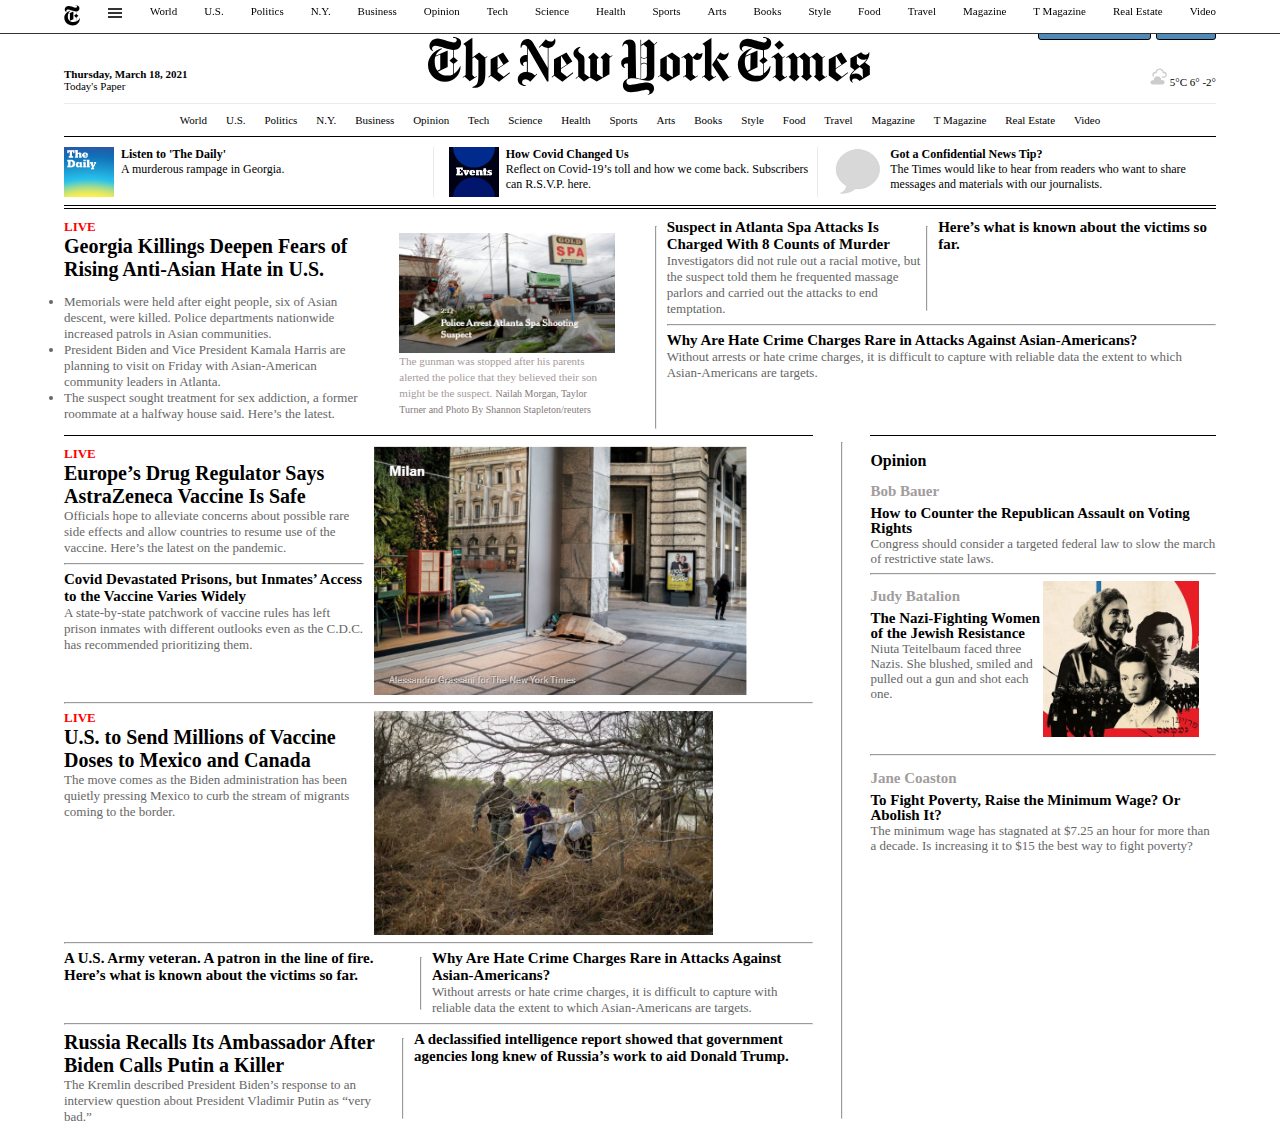
<file: Lab 3/Homework/index.html>
<!DOCTYPE html>
<html>
<head>
    <link rel="stylesheet" href="style.css">
    <title>The New York Times</title>
</head>

<body>
    <div id="navbar">
        <ul>
            <li>
                <svg viewBox="0 0 44 57" width="16"><defs></defs><g stroke="none" stroke-width="1" fill="none" fill-rule="evenodd"><g fill="#000"><path d="M43.6284633,34.8996508 C41.83393,39.6379642 38.53153,43.2989842 33.7932167,45.2371375 L33.7932167,34.8996508 L39.46463,29.8027175 L33.7932167,24.7777375 L33.7932167,17.6709842 C38.9621033,17.3120775 42.5514567,13.5074375 42.5514567,8.84136417 C42.5514567,2.73966417 36.7369967,0.5859375 33.4345967,0.5859375 C32.71707,0.5859375 31.9270167,0.5859375 30.7789167,0.872890833 L30.7789167,1.16013083 C31.20949,1.16013083 31.8550633,1.08846417 32.0709233,1.08846417 C34.36827,1.08846417 36.0911367,2.16518417 36.0911367,4.2469575 C36.0911367,5.82620417 34.7988433,7.40545083 32.5017833,7.40545083 C26.83037,7.40545083 20.15419,2.81133083 12.9038167,2.81133083 C6.44292333,2.81133083 1.99242333,7.6207375 1.99242333,12.5023842 C1.99242333,17.3120775 4.79201,18.8913242 7.73521667,19.9680442 L7.80717,19.6808042 C6.87378333,19.1066108 6.22763667,18.1018442 6.22763667,16.5223108 C6.22763667,14.3688708 8.23774333,12.5743375 10.7503767,12.5743375 C16.8520767,12.5743375 26.68675,17.6709842 32.7887367,17.6709842 L33.36293,17.6709842 L33.36293,24.8496908 L27.6918033,29.8027175 L33.36293,34.8996508 L33.36293,45.3804708 C30.9942033,46.2416175 28.5532367,46.6010975 26.0406033,46.6010975 C16.5648367,46.6010975 10.53509,40.8577308 10.53509,31.3102975 C10.53509,29.0135242 10.8220433,26.7878442 11.46819,24.6341175 L16.20593,22.5526308 L16.20593,43.6576042 L25.8253167,39.4226775 L25.8253167,17.8146042 L11.6834767,24.1315908 C13.1191033,19.9680442 16.06231,16.9531708 19.5799967,15.2303042 L19.50833,15.0150175 C10.0322767,17.0967908 0.84375,24.2754975 0.84375,35.0432708 C0.84375,47.4622442 11.32457,56.0768642 23.5285433,56.0768642 C36.4497567,56.0768642 43.7720833,47.4622442 43.84375,34.8996508 L43.6284633,34.8996508 Z"></path></g></g></svg>
            </li>
            <li>
                <svg viewBox="0 0 16 16" width="16"><rect x="1" y="3" fill="#333" width="14" height="2"></rect><rect x="1" y="7" fill="#333" width="14" height="2"></rect><rect x="1" y="11" fill="#333" width="14" height="2"></rect></svg>
            </li>
            <li>
                World
            </li>
            <li>
                U.S.
            </li>
            <li>
                Politics
            </li>
            <li>
                N.Y.
            </li>
            <li>
                Business
            </li>
            <li>
                Opinion
            </li>
            <li>
                Tech
            </li>
            <li>
                Science
            </li>
            <li>
                Health
            </li>
            <li>
                Sports
            </li>
            <li>
                Arts
            </li>
            <li>
                Books
            </li>
            <li>
                Style
            </li>
            <li>
                Food
            </li>
            <li>
                Travel
            </li>
            <li>
                Magazine
            </li>
            <li>
                T Magazine
            </li>
            <li>
                Real Estate
            </li>
            <li>
                Video
            </li>
        </ul>
    </div>

    <div id="content">

    <header>

        <div id="first-header">
        <svg viewBox="0 0 16 16" width="16"><rect x="1" y="3" fill="#333" width="14" height="2"></rect><rect x="1" y="7" fill="#333" width="14" height="2"></rect><rect x="1" y="11" fill="#333" width="14" height="2"></rect></svg>

        <svg id="search-icon" viewBox="0 0 16 16" width="16"><path fill="#333" d="M11.3,9.2C11.7,8.4,12,7.5,12,6.5C12,3.5,9.5,1,6.5,1S1,3.5,1,6.5S3.5,12,6.5,12c1,0,1.9-0.3,2.7-0.7l3.3,3.3c0.3,0.3,0.7,0.4,1.1,0.4s0.8-0.1,1.1-0.4c0.6-0.6,0.6-1.5,0-2.1L11.3,9.2zM6.5,10.3c-2.1,0-3.8-1.7-3.8-3.8c0-2.1,1.7-3.8,3.8-3.8c2.1,0,3.8,1.7,3.8,3.8C10.3,8.6,8.6,10.3,6.5,10.3z"></path></svg>

        <div id="center-text-header">
            <div class="countries-header">
            U.S.
            </div>
            <div class="countries-header">
            INTERNATIONAL
            </div>
            <div class="countries-header">
            CANADA
            </div>
            <div class="countries-header">
            ESPAÑOL
            </div>
            <div class="countries-header">
            中文
            </div>
        </div>

        <button href="#">LOG IN</button>
        <button href="#">SUBSCRIBE NOW</button>
        </div>

        <div width="100%">
        <div style="font-size:11px;position:absolute;left:0;top:60px;">
            <span class="bold">
                Thursday, March 18, 2021
            </span>
            <br>
            <span>
                Today's Paper
            </span>
        </div>

        <span id="logo">
            <svg height="60px" viewBox="0 0 184 25" fill="#000"><path d="M13.8 2.9c0-2-1.9-2.5-3.4-2.5v.3c.9 0 1.6.3 1.6 1 0 .4-.3 1-1.2 1-.7 0-2.2-.4-3.3-.8C6.2 1.4 5 1 4 1 2 1 .6 2.5.6 4.2c0 1.5 1.1 2 1.5 2.2l.1-.2c-.2-.2-.5-.4-.5-1 0-.4.4-1.1 1.4-1.1.9 0 2.1.4 3.7.9 1.4.4 2.9.7 3.7.8v3.1L9 10.2v.1l1.5 1.3v4.3c-.8.5-1.7.6-2.5.6-1.5 0-2.8-.4-3.9-1.6l4.1-2V6l-5 2.2C3.6 6.9 4.7 6 5.8 5.4l-.1-.3c-3 .8-5.7 3.6-5.7 7 0 4 3.3 7 7 7 4 0 6.6-3.2 6.6-6.5h-.2c-.6 1.3-1.5 2.5-2.6 3.1v-4.1l1.6-1.3v-.1l-1.6-1.3V5.8c1.5 0 3-1 3-2.9zm-8.7 11l-1.2.6c-.7-.9-1.1-2.1-1.1-3.8 0-.7 0-1.5.2-2.1l2.1-.9v6.2zm10.6 2.3l-1.3 1 .2.2.6-.5 2.2 2 3-2-.1-.2-.8.5-1-1V9.4l.8-.6 1.7 1.4v6.1c0 3.8-.8 4.4-2.5 5v.3c2.8.1 5.4-.8 5.4-5.7V9.3l.9-.7-.2-.2-.8.6-2.5-2.1L18.5 9V.8h-.2l-3.5 2.4v.2c.4.2 1 .4 1 1.5l-.1 11.3zM34 15.1L31.5 17 29 15v-1.2l4.7-3.2v-.1l-2.4-3.6-5.2 2.8v6.6l-1 .8.2.2.9-.7 3.4 2.5 4.5-3.6-.1-.4zm-5-1.7V8.5l.2-.1 2.2 3.5-2.4 1.5zM53.1 2c0-.3-.1-.6-.2-.9h-.2c-.3.8-.7 1.2-1.7 1.2-.9 0-1.5-.5-1.9-.9l-2.9 3.3.2.2 1-.9c.6.5 1.1.9 2.5 1v8.3L44 3.2c-.5-.8-1.2-1.9-2.6-1.9-1.6 0-3 1.4-2.8 3.6h.3c.1-.6.4-1.3 1.1-1.3.5 0 1 .5 1.3 1v3.3c-1.8 0-3 .8-3 2.3 0 .8.4 2 1.6 2.3v-.2c-.2-.2-.3-.4-.3-.7 0-.5.4-.9 1.1-.9h.5v4.2c-2.1 0-3.8 1.2-3.8 3.2 0 1.9 1.6 2.8 3.4 2.7v-.2c-1.1-.1-1.6-.6-1.6-1.3 0-.9.6-1.3 1.4-1.3.8 0 1.5.5 2 1.1l2.9-3.2-.2-.2-.7.8c-1.1-1-1.7-1.3-3-1.5V5l8 14h.6V5c1.5-.1 2.9-1.3 2.9-3zm7.3 13.1L57.9 17l-2.5-2v-1.2l4.7-3.2v-.1l-2.4-3.6-5.2 2.8v6.6l-1 .8.2.2.9-.7 3.4 2.5 4.5-3.6-.1-.4zm-5-1.7V8.5l.2-.1 2.2 3.5-2.4 1.5zM76.7 8l-.7.5-1.9-1.6-2.2 2 .9.9v7.5l-2.4-1.5V9.6l.8-.5-2.3-2.2-2.2 2 .9.9V17l-.3.2-2.1-1.5v-6c0-1.4-.7-1.8-1.5-2.3-.7-.5-1.1-.8-1.1-1.5 0-.6.6-.9.9-1.1v-.2c-.8 0-2.9.8-2.9 2.7 0 1 .5 1.4 1 1.9s1 .9 1 1.8v5.8l-1.1.8.2.2 1-.8 2.3 2 2.5-1.7 2.8 1.7 5.3-3.1V9.2l1.3-1-.2-.2zm18.6-5.5l-1 .9-2.2-2-3.3 2.4V1.6h-.3l.1 16.2c-.3 0-1.2-.2-1.9-.4l-.2-13.5c0-1-.7-2.4-2.5-2.4s-3 1.4-3 2.8h.3c.1-.6.4-1.1 1-1.1s1.1.4 1.1 1.7v3.9c-1.8.1-2.9 1.1-2.9 2.4 0 .8.4 2 1.6 2V13c-.4-.2-.5-.5-.5-.7 0-.6.5-.8 1.3-.8h.4v6.2c-1.5.5-2.1 1.6-2.1 2.8 0 1.7 1.3 2.9 3.3 2.9 1.4 0 2.6-.2 3.8-.5 1-.2 2.3-.5 2.9-.5.8 0 1.1.4 1.1.9 0 .7-.3 1-.7 1.1v.2c1.6-.3 2.6-1.3 2.6-2.8s-1.5-2.4-3.1-2.4c-.8 0-2.5.3-3.7.5-1.4.3-2.8.5-3.2.5-.7 0-1.5-.3-1.5-1.3 0-.8.7-1.5 2.4-1.5.9 0 2 .1 3.1.4 1.2.3 2.3.6 3.3.6 1.5 0 2.8-.5 2.8-2.6V3.7l1.2-1-.2-.2zm-4.1 6.1c-.3.3-.7.6-1.2.6s-1-.3-1.2-.6V4.2l1-.7 1.4 1.3v3.8zm0 3c-.2-.2-.7-.5-1.2-.5s-1 .3-1.2.5V9c.2.2.7.5 1.2.5s1-.3 1.2-.5v2.6zm0 4.7c0 .8-.5 1.6-1.6 1.6h-.8V12c.2-.2.7-.5 1.2-.5s.9.3 1.2.5v4.3zm13.7-7.1l-3.2-2.3-4.9 2.8v6.5l-1 .8.1.2.8-.6 3.2 2.4 5-3V9.2zm-5.4 6.3V8.3l2.5 1.8v7.1l-2.5-1.7zm14.9-8.4h-.2c-.3.2-.6.4-.9.4-.4 0-.9-.2-1.1-.5h-.2l-1.7 1.9-1.7-1.9-3 2 .1.2.8-.5 1 1.1v6.3l-1.3 1 .2.2.6-.5 2.4 2 3.1-2.1-.1-.2-.9.5-1.2-1V9c.5.5 1.1 1 1.8 1 1.4.1 2.2-1.3 2.3-2.9zm12 9.6L123 19l-4.6-7 3.3-5.1h.2c.4.4 1 .8 1.7.8s1.2-.4 1.5-.8h.2c-.1 2-1.5 3.2-2.5 3.2s-1.5-.5-2.1-.8l-.3.5 5 7.4 1-.6v.1zm-11-.5l-1.3 1 .2.2.6-.5 2.2 2 3-2-.2-.2-.8.5-1-1V.8h-.1l-3.6 2.4v.2c.4.2 1 .3 1 1.5v11.3zM143 2.9c0-2-1.9-2.5-3.4-2.5v.3c.9 0 1.6.3 1.6 1 0 .4-.3 1-1.2 1-.7 0-2.2-.4-3.3-.8-1.3-.4-2.5-.8-3.5-.8-2 0-3.4 1.5-3.4 3.2 0 1.5 1.1 2 1.5 2.2l.1-.2c-.3-.2-.6-.4-.6-1 0-.4.4-1.1 1.4-1.1.9 0 2.1.4 3.7.9 1.4.4 2.9.7 3.7.8V9l-1.5 1.3v.1l1.5 1.3V16c-.8.5-1.7.6-2.5.6-1.5 0-2.8-.4-3.9-1.6l4.1-2V6l-5 2.2c.5-1.3 1.6-2.2 2.6-2.9l-.1-.2c-3 .8-5.7 3.5-5.7 6.9 0 4 3.3 7 7 7 4 0 6.6-3.2 6.6-6.5h-.2c-.6 1.3-1.5 2.5-2.6 3.1v-4.1l1.6-1.3v-.1L140 8.8v-3c1.5 0 3-1 3-2.9zm-8.7 11l-1.2.6c-.7-.9-1.1-2.1-1.1-3.8 0-.7.1-1.5.3-2.1l2.1-.9-.1 6.2zm12.2-12h-.1l-2 1.7v.1l1.7 1.9h.2l2-1.7v-.1l-1.8-1.9zm3 14.8l-.8.5-1-1V9.3l1-.7-.2-.2-.7.6-1.8-2.1-2.9 2 .2.3.7-.5.9 1.1v6.5l-1.3 1 .1.2.7-.5 2.2 2 3-2-.1-.3zm16.7-.1l-.7.5-1.1-1V9.3l1-.8-.2-.2-.8.7-2.3-2.1-3 2.1-2.3-2.1L154 9l-1.8-2.1-2.9 2 .1.3.7-.5 1 1.1v6.5l-.8.8 2.3 1.9 2.2-2-.9-.9V9.3l.9-.6 1.5 1.4v6l-.8.8 2.3 1.9 2.2-2-.9-.9V9.3l.8-.5 1.6 1.4v6l-.7.7 2.3 2.1 3.1-2.1v-.3zm8.7-1.5l-2.5 1.9-2.5-2v-1.2l4.7-3.2v-.1l-2.4-3.6-5.2 2.8v6.8l3.5 2.5 4.5-3.6-.1-.3zm-5-1.7V8.5l.2-.1 2.2 3.5-2.4 1.5zm14.1-.9l-1.9-1.5c1.3-1.1 1.8-2.6 1.8-3.6v-.6h-.2c-.2.5-.6 1-1.4 1-.8 0-1.3-.4-1.8-1L176 9.3v3.6l1.7 1.3c-1.7 1.5-2 2.5-2 3.3 0 1 .5 1.7 1.3 2l.1-.2c-.2-.2-.4-.3-.4-.8 0-.3.4-.8 1.2-.8 1 0 1.6.7 1.9 1l4.3-2.6v-3.6h-.1zm-1.1-3c-.7 1.2-2.2 2.4-3.1 3l-1.1-.9V8.1c.4 1 1.5 1.8 2.6 1.8.7 0 1.1-.1 1.6-.4zm-1.7 8c-.5-1.1-1.7-1.9-2.9-1.9-.3 0-1.1 0-1.9.5.5-.8 1.8-2.2 3.5-3.2l1.2 1 .1 3.6z"></path></svg>
        </span>

        <span style="font-size:11px;position:absolute;right:0;top:60px;">
            <svg width="18" height="18" viewBox="0 0 34 34"><g fill="none" fill-rule="evenodd"><path d="M20.083 3.225c2.672 0 4.972 1.881 5.47 4.471l.402 2.094 2.13-.066.062-.006.048-.002c1.717 0 3.112 1.375 3.112 3.064s-1.396 3.064-3.112 3.064c-4.378 0-10.331-.002-13.615-.004l-.002-.074-2.524.072-.084.006c-1.714 0-3.11-1.375-3.11-3.064a3.083 3.083 0 0 1 3.057-3.066l.1.006.03.002 2.158.094.405-2.119c.496-2.591 2.797-4.472 5.473-4.472m0-2.5c-3.944 0-7.218 2.797-7.928 6.498-.062-.002-.122-.008-.187-.008-3.1 0-5.61 2.49-5.61 5.564s2.511 5.564 5.61 5.564c.052 0 .104-.006.156-.008-.156.008 16.016.008 16.069.008 3.101 0 5.612-2.49 5.612-5.564s-2.512-5.564-5.612-5.564c-.063 0-.123.006-.188.008C27.296 3.522 24.02.725 20.083.725" fill="#ccc"></path><path d="M6.69 32.027c-2.892 0-5.248-2.33-5.248-5.193 0-2.865 2.356-5.195 5.248-5.195h1.032l.408-1.002c.722-3.771 4.067-6.51 7.951-6.51 3.883 0 7.227 2.738 7.948 6.51l.2 1.043 1.084-.027c3.066 0 5.41 2.324 5.41 5.182 0 2.863-2.356 5.193-5.25 5.193H6.69v-.001z" fill="#fff"></path><path d="M16.083 15.377c3.284 0 6.109 2.312 6.722 5.496l.402 2.098 2.134-.072.088-.008.044-.002c2.206 0 4.002 1.77 4.002 3.947 0 2.174-1.796 3.941-4.002 3.941H6.69c-2.206 0-3.998-1.768-3.998-3.941 0-2.178 1.792-3.947 3.96-3.947l.11.008h.03l2.158.096.405-2.119c.611-3.186 3.441-5.497 6.728-5.497m0-2.498c-4.566 0-8.358 3.238-9.178 7.523-.072-.004-.143-.012-.215-.012-3.59 0-6.496 2.885-6.496 6.445 0 3.557 2.906 6.439 6.496 6.439h18.782c3.59 0 6.498-2.883 6.498-6.439 0-3.561-2.908-6.445-6.498-6.445-.072 0-.144.008-.216.012-.822-4.285-4.616-7.523-9.173-7.523" fill="#fff"></path><path d="M16.083 15.377c3.284 0 6.109 2.311 6.722 5.496l.402 2.094 2.13-.068.09-.008.046-.002c2.206 0 4.002 1.771 4.002 3.945 0 2.176-1.796 3.943-4.002 3.943H6.69c-2.206 0-3.998-1.768-3.998-3.943 0-2.174 1.792-3.945 3.958-3.945l.114.006.032.002 2.154.092.405-2.115c.611-3.186 3.441-5.497 6.728-5.497m0-2.498c-4.566 0-8.358 3.238-9.178 7.523-.072-.004-.143-.012-.215-.012-3.59 0-6.496 2.885-6.496 6.443 0 3.559 2.906 6.441 6.496 6.441h18.782c3.59 0 6.498-2.883 6.498-6.441 0-3.559-2.908-6.443-6.498-6.443-.072 0-.144.008-.216.012-.822-4.285-4.616-7.523-9.173-7.523" fill="#fff"></path><path d="M25.473 22.889l-.047.004-.09.006-2.132.068-.399-2.094c-.612-3.184-3.439-5.496-6.723-5.496-3.288 0-6.116 2.312-6.726 5.496l-.406 2.168L6.796 23h-.031l-.114-.059c-2.166 0-3.96 1.855-3.96 4.029s1.794 4.029 3.998 4.029h18.784c2.205 0 4-1.881 4-4.055 0-2.173-1.795-4.055-4-4.055" fill="#ccc"></path></g></svg>
            <span>5°C</span>
            <span>6°  <span>-2°</span></span>
        </span>

        </div>

        <div id="categories-header">
            <span class="category">World</span>
            <span class="category">U.S.</span>
            <span class="category">Politics</span>
            <span class="category">N.Y.</span>
            <span class="category">Business</span>
            <span class="category">Opinion</span>
            <span class="category">Tech</span>
            <span class="category">Science</span>
            <span class="category">Health</span>
            <span class="category">Sports</span>
            <span class="category">Arts</span>
            <span class="category">Books</span>
            <span class="category">Style</span>
            <span class="category">Food</span>
            <span class="category">Travel</span>
            <span class="category">Magazine</span>
            <span class="category">T Magazine</span>
            <span class="category">Real Estate</span>
            <span class="category">Video</span>
        </div>

        <div id="briefings-header" class="columns">
            <span class="briefing column">
                <img src="brief1.png">
                    <span class="bold">Listen to 'The Daily'</span>
                    <br>
                    <span>A murderous rampage in Georgia.</span>
            </span>
            <span class="briefing column" style="border:none; border-left:1px solid #EBEBEB; border-right:1px solid #EBEBEB; padding-left: 15px; margin-right: 15px">
                <img src="brief2.png">
                    <span class="bold">How Covid Changed Us</span>
                    <br>
                    <span>Reflect on Covid-19’s toll and how we come back. Subscribers can R.S.V.P. here.</span>
            </span>
            <span class="briefing column">
                <img src="brief3.jpg">
                    <span class="bold">Got a Confidential News Tip?</span>
                    <br>
                    <span>The Times would like to hear from readers who want to share messages and materials with our journalists.</span>
            </span>
        </div>

        <div class="double-lines"></div>

    </header>
    <article>
        <div id="head-article" class="columns" style="display:flex">
            <span class="column" style="width:50%">
                <div>
                    <div style="color:red" class="bold">LIVE</div>
                    <span class="title">Georgia Killings Deepen Fears of Rising Anti-Asian Hate in U.S.</span>
                </div>
                <ul>
                    <li>Memorials were held after eight people, six of Asian descent, were killed. Police departments nationwide increased patrols in Asian communities.</li>
                    <li>President Biden and Vice President Kamala Harris are planning to visit on Friday with Asian-American community leaders in Atlanta.</li>
                    <li>The suspect sought treatment for sex addiction, a former roommate at a halfway house said. Here’s the latest.</li>
                </ul>
            </span>
            <span class="column" style="width:50%">
                <figure>
                    <img src="embed.png" style="max-width: 100%; max-height: 100%; display: block;">
                    <figurecaption><span style="color:#A69999;font-size:11px">The gunman was stopped after his parents alerted the police that they believed their son might be the suspect.</span>
                    <span style="color:#867979;font-size:10px">Nailah Morgan, Taylor Turner and Photo By Shannon Stapleton/reuters</span></figurecaption>
                </figure>
            </span>
            <hr style="margin-right:10px">
            <span>
                <span style="display:flex">
                    <span class="column" style="width:50%;height:50%;">
                        <span class="small-title">Suspect in Atlanta Spa Attacks Is Charged With 8 Counts of Murder</span><br>
                        Investigators did not rule out a racial motive, but the suspect told them he frequented massage parlors and carried out the attacks to end temptation.
                    </span>
                    <hr style="margin-right:10px">
                    <span class="small-title">Here’s what is known about the victims so far.</span>
                </span>
                <hr>
                <span class="small-title">
                    Why Are Hate Crime Charges Rare in Attacks Against Asian-Americans?
                </span><br>
                Without arrests or hate crime charges, it is difficult to capture with reliable data the extent to which Asian-Americans are targets.
            </span>
        </div>
    </article>
    <article>
        <div class="columns" style="display:flex">
            <span class="column" style="width:65%;border-top:1px solid #000;padding-top:10px">

                <span class="columns">
                    <span class="column" style="width:40%;padding-right:10px">
                        <span class="bold" style="color:red">
                            LIVE
                        </span>
                        <br>
                        <span class="title">Europe’s Drug Regulator Says AstraZeneca Vaccine Is Safe</span>
                        <br>
                        Officials hope to alleviate concerns about possible rare side effects and allow countries to resume use of the vaccine. Here’s the latest on the pandemic.
                        <hr>
                        <span class="small-title">Covid Devastated Prisons, but Inmates’ Access to the Vaccine Varies Widely</span>
                        <br>
                        A state-by-state patchwork of vaccine rules has left prison inmates with different outlooks even as the C.D.C. has recommended prioritizing them.
                    </span>
                    <span class="column" style="width:50%">
                        <img src="slideshow.png" style="max-width: 100%; max-height: 100%; display: block;">
                    </span>
                </span>
                <hr>
                <span class="columns">
                    <span class="column" style="width:40%;padding-right:10px">
                        <span class="bold" style="color:red">
                            LIVE
                        </span>
                        <br>
                        <span class="title">U.S. to Send Millions of Vaccine Doses to Mexico and Canada</span>
                        <br>
                        The move comes as the Biden administration has been quietly pressing Mexico to curb the stream of migrants coming to the border.
                    </span>
                    <span class="column" style="width:50%">
                        <img src="mexico.png" style="max-width: 100%; max-height: 100%; display: block;">
                    </span>
                </span>
                <hr>
                <span class="columns" style="display:flex">
                    <div class="small-title column" style="padding-right:10px">A U.S. Army veteran. A patron in the line of fire. Here’s what is known about the victims so far.</div>
                    <hr>
                    <span class="column" style="padding-left:10px">
                        <div class="small-title">Why Are Hate Crime Charges Rare in Attacks Against Asian-Americans?</div>
                        Without arrests or hate crime charges, it is difficult to capture with reliable data the extent to which Asian-Americans are targets.
                    </span>
                </span>
                <hr>



                <span class="columns" style="display:flex">
                    <div class="column">
                        <div class="title" style="padding-right:10px">Russia Recalls Its Ambassador After Biden Calls Putin a Killer</div>
                        The Kremlin described President Biden’s response to an interview question about President Vladimir Putin as “very bad.”
                    </div>
                    <hr>
                    <span class="column" style="padding-left:10px">
                        <div class="small-title">A declassified intelligence report showed that government agencies long knew of Russia’s work to aid Donald Trump.</div>
                    </span>
                </span>


            </span>
            <hr>
            <span class="column" style="width:30%;border-top:1px solid #000;padding-top:10px;line-height:30px">

                <div>
                    <div class="opinion">Opinion</div>
                    <div class="author">Bob Bauer</div>
                    <div class="small-title" style="line-height:15px">How to Counter the Republican Assault on Voting Rights</div>
                    <div style="line-height:15px">
                    Congress should consider a targeted federal law to slow the march of restrictive state laws.
                    </div>
                </div>

                <hr>

                <div>
                    <span style="float:left;width:50%">
                        <div class="author">Judy Batalion</div>
                        <div class="small-title" style="line-height:15px">The Nazi-Fighting Women of the Jewish Resistance</div>
                        <div style="line-height:15px">
                        Niuta Teitelbaum faced three Nazis. She blushed, smiled and pulled out a gun and shot each one.
                        </div>
                    </span>
                    <img src="opinion.jpg" style="width:45%">
                </div>

                <hr>

                <div>
                    <div class="author">Jane Coaston</div>
                    <div class="small-title" style="line-height:15px">To Fight Poverty, Raise the Minimum Wage? Or Abolish It?</div>
                    <div style="line-height:15px">
                    The minimum wage has stagnated at $7.25 an hour for more than a decade. Is increasing it to $15 the best way to fight poverty?
                    </div>
                </div>

            </span>

        </div>
    </article>
    </div>
</body>
</html>
</file>
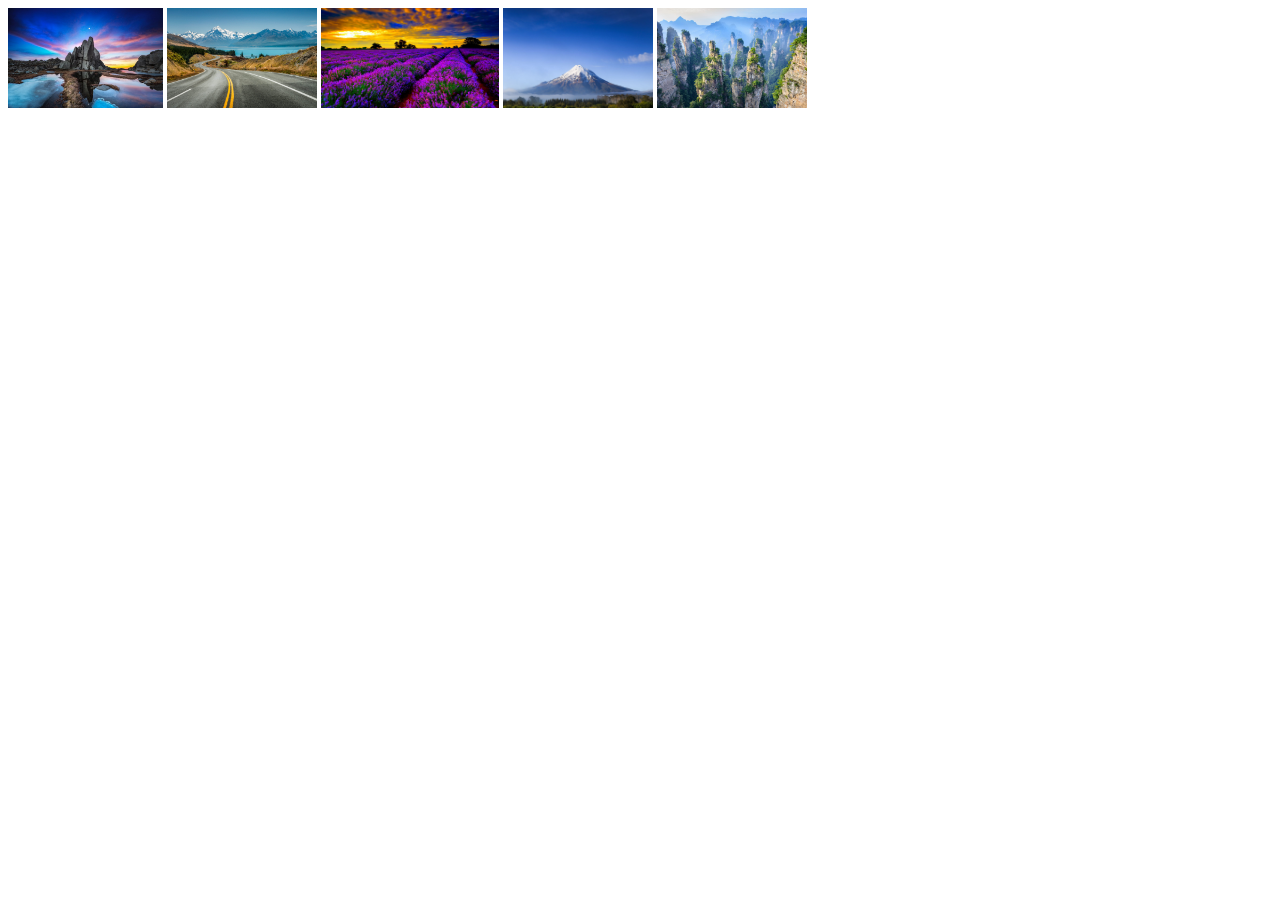
<file: Lab 4/Homework/index.html>
<!DOCTYPE html>

<html>
    <head>
        <script src="script.js"></script>
    </head>
    <body>
        <span>
            <img onmouseover="show_image('image1.jpg')" onmouseout="hide_image()" src="image1.jpg" height="100">
            <img onmouseover="show_image('image2.jpg')" onmouseout="hide_image()" src="image2.jpg" height="100">
            <img onmouseover="show_image('image3.jpg')" onmouseout="hide_image()" src="image3.jpg" height="100">
            <img onmouseover="show_image('image4.jpg')" onmouseout="hide_image()" src="image4.jpg" height="100">
            <img onmouseover="show_image('image5.jpg')" onmouseout="hide_image()" src="image5.jpg" height="100">
        </span>

        <div id="image_preview"></div>
    </body>
</html>
</file>
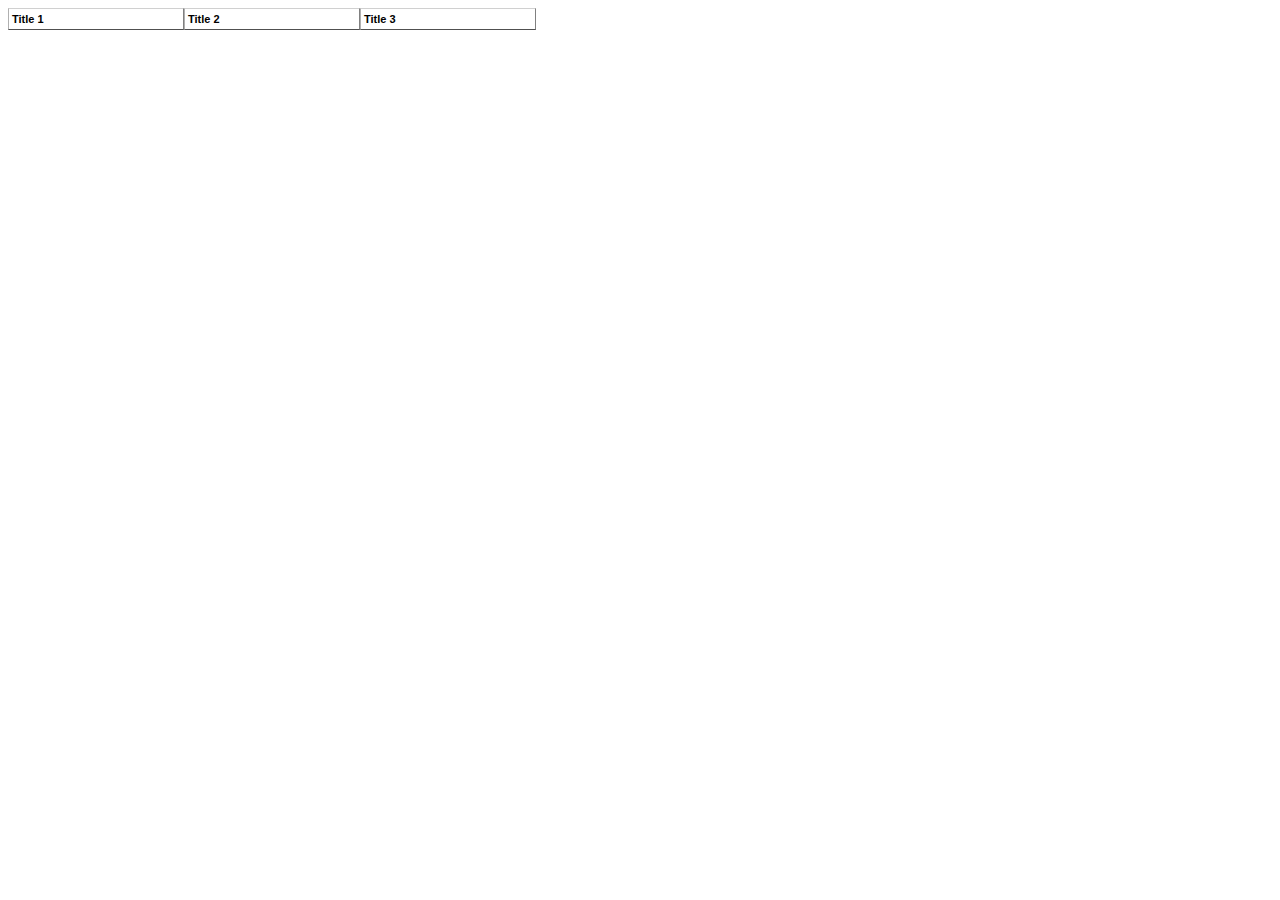
<file: Lab 6/Homework/index.html>
<html>
    <head>
        <script src="jquery.js"></script>
        <script src="script.js"></script>
    </head>

    <body>
        <div id="menu">

        <ul>
          <li><h2>Title 1</h2>
            <ul>
            <li><a href="#">Item 1</a></li>
            <li><a href="#">Item 2</a></li>
            <li><a href="#">Item 3</a></li>
            </ul>
          </li>
        </ul>
        <ul>
          <li><h2>Title 2</h2>
            <ul>
            <li><a href="#">Item 4</a></li>
            <li><a href="#">Item 5</a></li>
            <li><a href="#">Item 6</a></li>
            </ul>
          </li>
        </ul>
        <ul>
          <li><h2>Title 3</h2>
            <ul>
            <li><a href="#">Item 7</a></li>
            <li><a href="#">Item 8</a></li>
            <li><a href="#">Item 9</a></li>
            </ul>
          </li>
        </ul>
        </ul>
    </body>
</html>
</file>
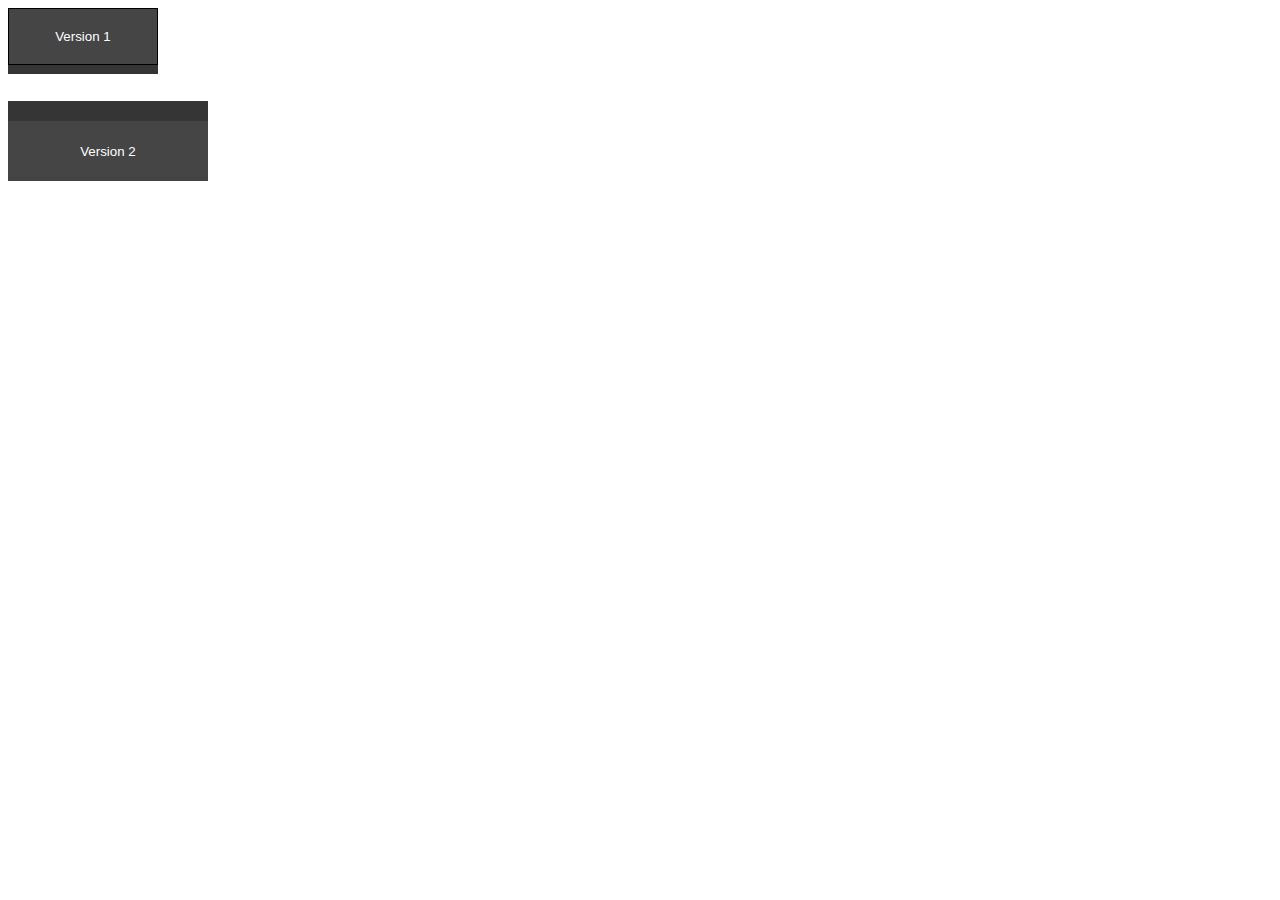
<file: Lab 2/Homework/ex1.html>
<!DOCTYPE html>

<html>
    <head>
        <title>Exercise 1</title>
        <link rel="stylesheet" href="ex1.css">
    </head>
    <body>
        <button href="#" id="version-1">Version 1</button>
        <br/><br/><br/>
        <button href="#" id="version-2">Version 2</button>
    </body>
</html>
</file>
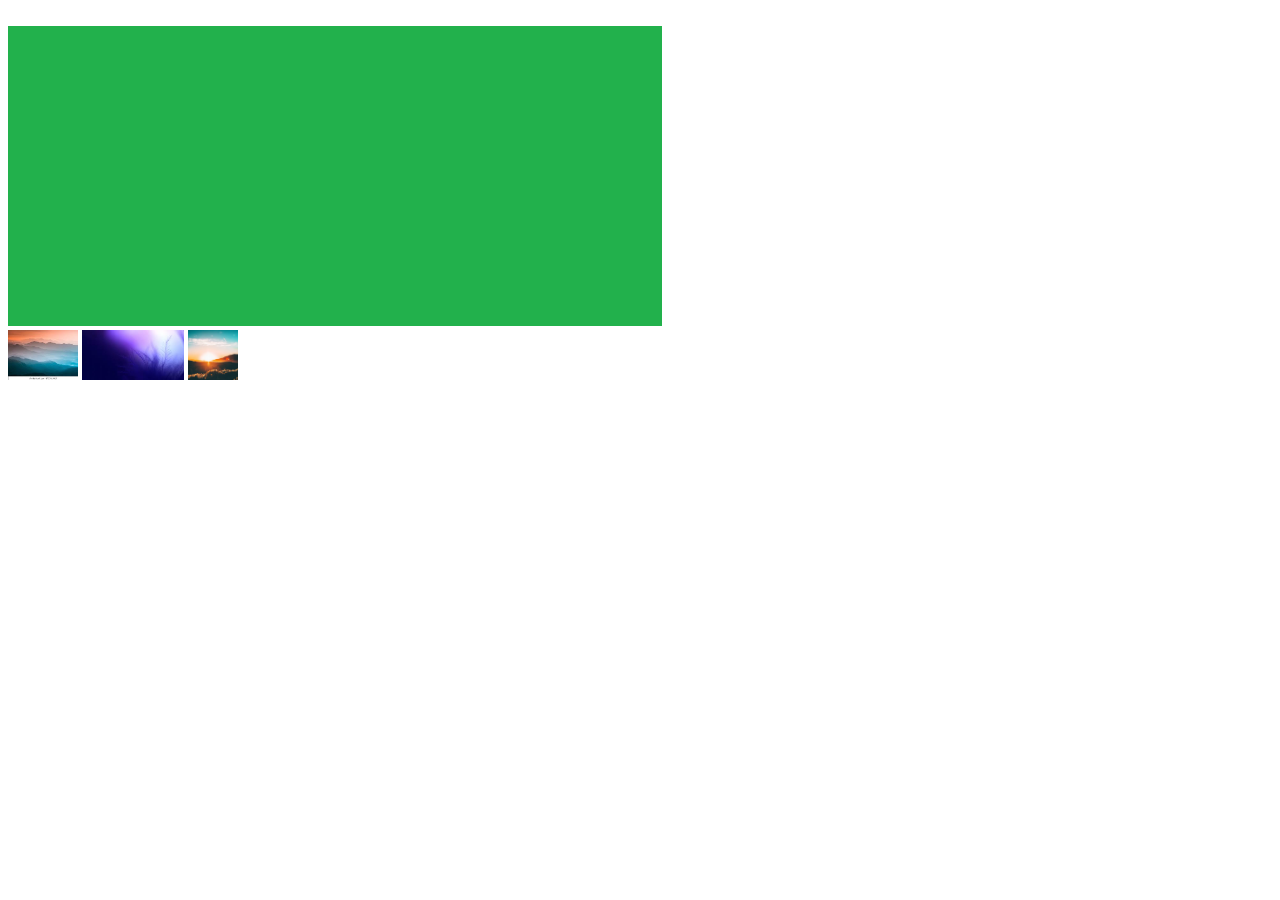
<file: Lab 2/Homework/ex2.html>
<!DOCTYPE html>

<html>
    <head>
        <title>Exercise 2</title>
        <link rel="stylesheet" href="ex2.css">
    </head>
    <body>
        <br>
        <div class="preview">
            <img src="dummy.png" class="dummy">
            <br>
            <img src="img1.jpg" class="thumbnail">
            <img src="img1.jpg" class="bigimage">
            <img src="img2.jpg" class="thumbnail">
            <img src="img2.jpg" class="bigimage">
            <img src="img3.jpg" class="thumbnail">
            <img src="img3.jpg" class="bigimage">
        </div>
    </body>
</html>
</file>
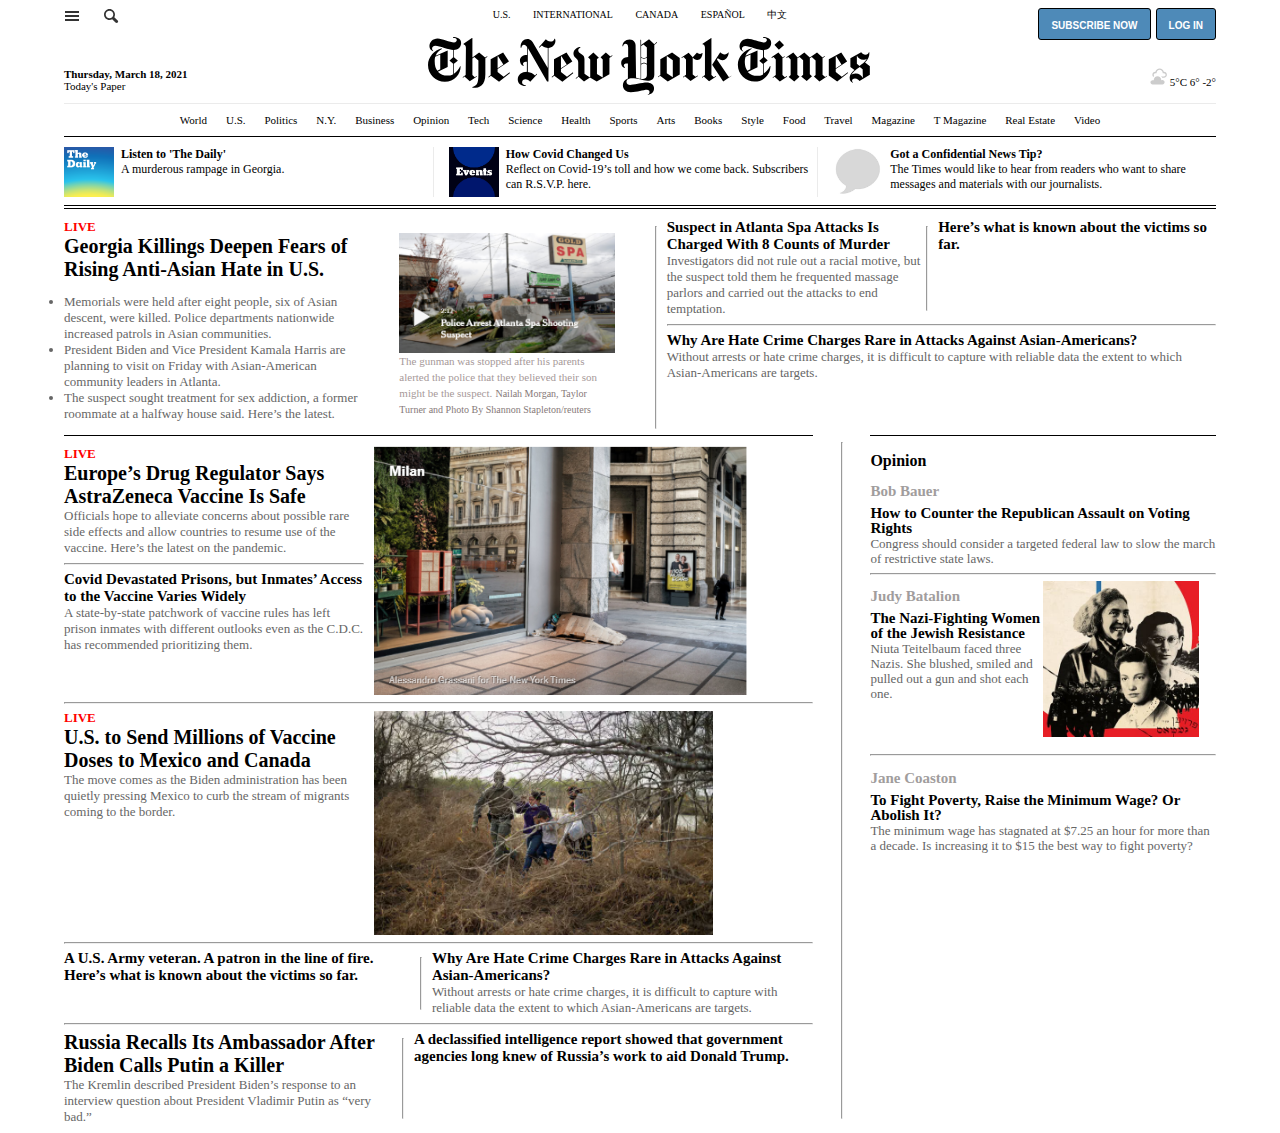
<file: Lab 3/Homework/index2.html>
<!DOCTYPE html>
<html>
<head>
    <link rel="stylesheet" href="style.css">
    <title>The New York Times</title>
</head>

<body>
    <!--
    <div id="navbar">
        <ul>
            <li>
                <svg viewBox="0 0 44 57" width="16"><defs></defs><g stroke="none" stroke-width="1" fill="none" fill-rule="evenodd"><g fill="#000"><path d="M43.6284633,34.8996508 C41.83393,39.6379642 38.53153,43.2989842 33.7932167,45.2371375 L33.7932167,34.8996508 L39.46463,29.8027175 L33.7932167,24.7777375 L33.7932167,17.6709842 C38.9621033,17.3120775 42.5514567,13.5074375 42.5514567,8.84136417 C42.5514567,2.73966417 36.7369967,0.5859375 33.4345967,0.5859375 C32.71707,0.5859375 31.9270167,0.5859375 30.7789167,0.872890833 L30.7789167,1.16013083 C31.20949,1.16013083 31.8550633,1.08846417 32.0709233,1.08846417 C34.36827,1.08846417 36.0911367,2.16518417 36.0911367,4.2469575 C36.0911367,5.82620417 34.7988433,7.40545083 32.5017833,7.40545083 C26.83037,7.40545083 20.15419,2.81133083 12.9038167,2.81133083 C6.44292333,2.81133083 1.99242333,7.6207375 1.99242333,12.5023842 C1.99242333,17.3120775 4.79201,18.8913242 7.73521667,19.9680442 L7.80717,19.6808042 C6.87378333,19.1066108 6.22763667,18.1018442 6.22763667,16.5223108 C6.22763667,14.3688708 8.23774333,12.5743375 10.7503767,12.5743375 C16.8520767,12.5743375 26.68675,17.6709842 32.7887367,17.6709842 L33.36293,17.6709842 L33.36293,24.8496908 L27.6918033,29.8027175 L33.36293,34.8996508 L33.36293,45.3804708 C30.9942033,46.2416175 28.5532367,46.6010975 26.0406033,46.6010975 C16.5648367,46.6010975 10.53509,40.8577308 10.53509,31.3102975 C10.53509,29.0135242 10.8220433,26.7878442 11.46819,24.6341175 L16.20593,22.5526308 L16.20593,43.6576042 L25.8253167,39.4226775 L25.8253167,17.8146042 L11.6834767,24.1315908 C13.1191033,19.9680442 16.06231,16.9531708 19.5799967,15.2303042 L19.50833,15.0150175 C10.0322767,17.0967908 0.84375,24.2754975 0.84375,35.0432708 C0.84375,47.4622442 11.32457,56.0768642 23.5285433,56.0768642 C36.4497567,56.0768642 43.7720833,47.4622442 43.84375,34.8996508 L43.6284633,34.8996508 Z"></path></g></g></svg>
            </li>
            <li>
                <svg viewBox="0 0 16 16" width="16"><rect x="1" y="3" fill="#333" width="14" height="2"></rect><rect x="1" y="7" fill="#333" width="14" height="2"></rect><rect x="1" y="11" fill="#333" width="14" height="2"></rect></svg>
            </li>
            <li>
                World
            </li>
            <li>
                U.S.
            </li>
            <li>
                Politics
            </li>
            <li>
                N.Y.
            </li>
            <li>
                Business
            </li>
            <li>
                Opinion
            </li>
            <li>
                Tech
            </li>
            <li>
                Science
            </li>
            <li>
                Health
            </li>
            <li>
                Sports
            </li>
            <li>
                Arts
            </li>
            <li>
                Books
            </li>
            <li>
                Style
            </li>
            <li>
                Food
            </li>
            <li>
                Travel
            </li>
            <li>
                Magazine
            </li>
            <li>
                T Magazine
            </li>
            <li>
                Real Estate
            </li>
            <li>
                Video
            </li>
        </ul>
    </div>
    !-->

    <div id="content">

    <header>

        <div id="first-header">
        <svg viewBox="0 0 16 16" width="16"><rect x="1" y="3" fill="#333" width="14" height="2"></rect><rect x="1" y="7" fill="#333" width="14" height="2"></rect><rect x="1" y="11" fill="#333" width="14" height="2"></rect></svg>

        <svg id="search-icon" viewBox="0 0 16 16" width="16"><path fill="#333" d="M11.3,9.2C11.7,8.4,12,7.5,12,6.5C12,3.5,9.5,1,6.5,1S1,3.5,1,6.5S3.5,12,6.5,12c1,0,1.9-0.3,2.7-0.7l3.3,3.3c0.3,0.3,0.7,0.4,1.1,0.4s0.8-0.1,1.1-0.4c0.6-0.6,0.6-1.5,0-2.1L11.3,9.2zM6.5,10.3c-2.1,0-3.8-1.7-3.8-3.8c0-2.1,1.7-3.8,3.8-3.8c2.1,0,3.8,1.7,3.8,3.8C10.3,8.6,8.6,10.3,6.5,10.3z"></path></svg>

        <div id="center-text-header">
            <div class="countries-header">
            U.S.
            </div>
            <div class="countries-header">
            INTERNATIONAL
            </div>
            <div class="countries-header">
            CANADA
            </div>
            <div class="countries-header">
            ESPAÑOL
            </div>
            <div class="countries-header">
            中文
            </div>
        </div>

        <button href="#">LOG IN</button>
        <button href="#">SUBSCRIBE NOW</button>
        </div>

        <div width="100%">
        <div style="font-size:11px;position:absolute;left:0;top:60px;">
            <span class="bold">
                Thursday, March 18, 2021
            </span>
            <br>
            <span>
                Today's Paper
            </span>
        </div>

        <span id="logo">
            <svg height="60px" viewBox="0 0 184 25" fill="#000"><path d="M13.8 2.9c0-2-1.9-2.5-3.4-2.5v.3c.9 0 1.6.3 1.6 1 0 .4-.3 1-1.2 1-.7 0-2.2-.4-3.3-.8C6.2 1.4 5 1 4 1 2 1 .6 2.5.6 4.2c0 1.5 1.1 2 1.5 2.2l.1-.2c-.2-.2-.5-.4-.5-1 0-.4.4-1.1 1.4-1.1.9 0 2.1.4 3.7.9 1.4.4 2.9.7 3.7.8v3.1L9 10.2v.1l1.5 1.3v4.3c-.8.5-1.7.6-2.5.6-1.5 0-2.8-.4-3.9-1.6l4.1-2V6l-5 2.2C3.6 6.9 4.7 6 5.8 5.4l-.1-.3c-3 .8-5.7 3.6-5.7 7 0 4 3.3 7 7 7 4 0 6.6-3.2 6.6-6.5h-.2c-.6 1.3-1.5 2.5-2.6 3.1v-4.1l1.6-1.3v-.1l-1.6-1.3V5.8c1.5 0 3-1 3-2.9zm-8.7 11l-1.2.6c-.7-.9-1.1-2.1-1.1-3.8 0-.7 0-1.5.2-2.1l2.1-.9v6.2zm10.6 2.3l-1.3 1 .2.2.6-.5 2.2 2 3-2-.1-.2-.8.5-1-1V9.4l.8-.6 1.7 1.4v6.1c0 3.8-.8 4.4-2.5 5v.3c2.8.1 5.4-.8 5.4-5.7V9.3l.9-.7-.2-.2-.8.6-2.5-2.1L18.5 9V.8h-.2l-3.5 2.4v.2c.4.2 1 .4 1 1.5l-.1 11.3zM34 15.1L31.5 17 29 15v-1.2l4.7-3.2v-.1l-2.4-3.6-5.2 2.8v6.6l-1 .8.2.2.9-.7 3.4 2.5 4.5-3.6-.1-.4zm-5-1.7V8.5l.2-.1 2.2 3.5-2.4 1.5zM53.1 2c0-.3-.1-.6-.2-.9h-.2c-.3.8-.7 1.2-1.7 1.2-.9 0-1.5-.5-1.9-.9l-2.9 3.3.2.2 1-.9c.6.5 1.1.9 2.5 1v8.3L44 3.2c-.5-.8-1.2-1.9-2.6-1.9-1.6 0-3 1.4-2.8 3.6h.3c.1-.6.4-1.3 1.1-1.3.5 0 1 .5 1.3 1v3.3c-1.8 0-3 .8-3 2.3 0 .8.4 2 1.6 2.3v-.2c-.2-.2-.3-.4-.3-.7 0-.5.4-.9 1.1-.9h.5v4.2c-2.1 0-3.8 1.2-3.8 3.2 0 1.9 1.6 2.8 3.4 2.7v-.2c-1.1-.1-1.6-.6-1.6-1.3 0-.9.6-1.3 1.4-1.3.8 0 1.5.5 2 1.1l2.9-3.2-.2-.2-.7.8c-1.1-1-1.7-1.3-3-1.5V5l8 14h.6V5c1.5-.1 2.9-1.3 2.9-3zm7.3 13.1L57.9 17l-2.5-2v-1.2l4.7-3.2v-.1l-2.4-3.6-5.2 2.8v6.6l-1 .8.2.2.9-.7 3.4 2.5 4.5-3.6-.1-.4zm-5-1.7V8.5l.2-.1 2.2 3.5-2.4 1.5zM76.7 8l-.7.5-1.9-1.6-2.2 2 .9.9v7.5l-2.4-1.5V9.6l.8-.5-2.3-2.2-2.2 2 .9.9V17l-.3.2-2.1-1.5v-6c0-1.4-.7-1.8-1.5-2.3-.7-.5-1.1-.8-1.1-1.5 0-.6.6-.9.9-1.1v-.2c-.8 0-2.9.8-2.9 2.7 0 1 .5 1.4 1 1.9s1 .9 1 1.8v5.8l-1.1.8.2.2 1-.8 2.3 2 2.5-1.7 2.8 1.7 5.3-3.1V9.2l1.3-1-.2-.2zm18.6-5.5l-1 .9-2.2-2-3.3 2.4V1.6h-.3l.1 16.2c-.3 0-1.2-.2-1.9-.4l-.2-13.5c0-1-.7-2.4-2.5-2.4s-3 1.4-3 2.8h.3c.1-.6.4-1.1 1-1.1s1.1.4 1.1 1.7v3.9c-1.8.1-2.9 1.1-2.9 2.4 0 .8.4 2 1.6 2V13c-.4-.2-.5-.5-.5-.7 0-.6.5-.8 1.3-.8h.4v6.2c-1.5.5-2.1 1.6-2.1 2.8 0 1.7 1.3 2.9 3.3 2.9 1.4 0 2.6-.2 3.8-.5 1-.2 2.3-.5 2.9-.5.8 0 1.1.4 1.1.9 0 .7-.3 1-.7 1.1v.2c1.6-.3 2.6-1.3 2.6-2.8s-1.5-2.4-3.1-2.4c-.8 0-2.5.3-3.7.5-1.4.3-2.8.5-3.2.5-.7 0-1.5-.3-1.5-1.3 0-.8.7-1.5 2.4-1.5.9 0 2 .1 3.1.4 1.2.3 2.3.6 3.3.6 1.5 0 2.8-.5 2.8-2.6V3.7l1.2-1-.2-.2zm-4.1 6.1c-.3.3-.7.6-1.2.6s-1-.3-1.2-.6V4.2l1-.7 1.4 1.3v3.8zm0 3c-.2-.2-.7-.5-1.2-.5s-1 .3-1.2.5V9c.2.2.7.5 1.2.5s1-.3 1.2-.5v2.6zm0 4.7c0 .8-.5 1.6-1.6 1.6h-.8V12c.2-.2.7-.5 1.2-.5s.9.3 1.2.5v4.3zm13.7-7.1l-3.2-2.3-4.9 2.8v6.5l-1 .8.1.2.8-.6 3.2 2.4 5-3V9.2zm-5.4 6.3V8.3l2.5 1.8v7.1l-2.5-1.7zm14.9-8.4h-.2c-.3.2-.6.4-.9.4-.4 0-.9-.2-1.1-.5h-.2l-1.7 1.9-1.7-1.9-3 2 .1.2.8-.5 1 1.1v6.3l-1.3 1 .2.2.6-.5 2.4 2 3.1-2.1-.1-.2-.9.5-1.2-1V9c.5.5 1.1 1 1.8 1 1.4.1 2.2-1.3 2.3-2.9zm12 9.6L123 19l-4.6-7 3.3-5.1h.2c.4.4 1 .8 1.7.8s1.2-.4 1.5-.8h.2c-.1 2-1.5 3.2-2.5 3.2s-1.5-.5-2.1-.8l-.3.5 5 7.4 1-.6v.1zm-11-.5l-1.3 1 .2.2.6-.5 2.2 2 3-2-.2-.2-.8.5-1-1V.8h-.1l-3.6 2.4v.2c.4.2 1 .3 1 1.5v11.3zM143 2.9c0-2-1.9-2.5-3.4-2.5v.3c.9 0 1.6.3 1.6 1 0 .4-.3 1-1.2 1-.7 0-2.2-.4-3.3-.8-1.3-.4-2.5-.8-3.5-.8-2 0-3.4 1.5-3.4 3.2 0 1.5 1.1 2 1.5 2.2l.1-.2c-.3-.2-.6-.4-.6-1 0-.4.4-1.1 1.4-1.1.9 0 2.1.4 3.7.9 1.4.4 2.9.7 3.7.8V9l-1.5 1.3v.1l1.5 1.3V16c-.8.5-1.7.6-2.5.6-1.5 0-2.8-.4-3.9-1.6l4.1-2V6l-5 2.2c.5-1.3 1.6-2.2 2.6-2.9l-.1-.2c-3 .8-5.7 3.5-5.7 6.9 0 4 3.3 7 7 7 4 0 6.6-3.2 6.6-6.5h-.2c-.6 1.3-1.5 2.5-2.6 3.1v-4.1l1.6-1.3v-.1L140 8.8v-3c1.5 0 3-1 3-2.9zm-8.7 11l-1.2.6c-.7-.9-1.1-2.1-1.1-3.8 0-.7.1-1.5.3-2.1l2.1-.9-.1 6.2zm12.2-12h-.1l-2 1.7v.1l1.7 1.9h.2l2-1.7v-.1l-1.8-1.9zm3 14.8l-.8.5-1-1V9.3l1-.7-.2-.2-.7.6-1.8-2.1-2.9 2 .2.3.7-.5.9 1.1v6.5l-1.3 1 .1.2.7-.5 2.2 2 3-2-.1-.3zm16.7-.1l-.7.5-1.1-1V9.3l1-.8-.2-.2-.8.7-2.3-2.1-3 2.1-2.3-2.1L154 9l-1.8-2.1-2.9 2 .1.3.7-.5 1 1.1v6.5l-.8.8 2.3 1.9 2.2-2-.9-.9V9.3l.9-.6 1.5 1.4v6l-.8.8 2.3 1.9 2.2-2-.9-.9V9.3l.8-.5 1.6 1.4v6l-.7.7 2.3 2.1 3.1-2.1v-.3zm8.7-1.5l-2.5 1.9-2.5-2v-1.2l4.7-3.2v-.1l-2.4-3.6-5.2 2.8v6.8l3.5 2.5 4.5-3.6-.1-.3zm-5-1.7V8.5l.2-.1 2.2 3.5-2.4 1.5zm14.1-.9l-1.9-1.5c1.3-1.1 1.8-2.6 1.8-3.6v-.6h-.2c-.2.5-.6 1-1.4 1-.8 0-1.3-.4-1.8-1L176 9.3v3.6l1.7 1.3c-1.7 1.5-2 2.5-2 3.3 0 1 .5 1.7 1.3 2l.1-.2c-.2-.2-.4-.3-.4-.8 0-.3.4-.8 1.2-.8 1 0 1.6.7 1.9 1l4.3-2.6v-3.6h-.1zm-1.1-3c-.7 1.2-2.2 2.4-3.1 3l-1.1-.9V8.1c.4 1 1.5 1.8 2.6 1.8.7 0 1.1-.1 1.6-.4zm-1.7 8c-.5-1.1-1.7-1.9-2.9-1.9-.3 0-1.1 0-1.9.5.5-.8 1.8-2.2 3.5-3.2l1.2 1 .1 3.6z"></path></svg>
        </span>

        <span style="font-size:11px;position:absolute;right:0;top:60px;">
            <svg width="18" height="18" viewBox="0 0 34 34"><g fill="none" fill-rule="evenodd"><path d="M20.083 3.225c2.672 0 4.972 1.881 5.47 4.471l.402 2.094 2.13-.066.062-.006.048-.002c1.717 0 3.112 1.375 3.112 3.064s-1.396 3.064-3.112 3.064c-4.378 0-10.331-.002-13.615-.004l-.002-.074-2.524.072-.084.006c-1.714 0-3.11-1.375-3.11-3.064a3.083 3.083 0 0 1 3.057-3.066l.1.006.03.002 2.158.094.405-2.119c.496-2.591 2.797-4.472 5.473-4.472m0-2.5c-3.944 0-7.218 2.797-7.928 6.498-.062-.002-.122-.008-.187-.008-3.1 0-5.61 2.49-5.61 5.564s2.511 5.564 5.61 5.564c.052 0 .104-.006.156-.008-.156.008 16.016.008 16.069.008 3.101 0 5.612-2.49 5.612-5.564s-2.512-5.564-5.612-5.564c-.063 0-.123.006-.188.008C27.296 3.522 24.02.725 20.083.725" fill="#ccc"></path><path d="M6.69 32.027c-2.892 0-5.248-2.33-5.248-5.193 0-2.865 2.356-5.195 5.248-5.195h1.032l.408-1.002c.722-3.771 4.067-6.51 7.951-6.51 3.883 0 7.227 2.738 7.948 6.51l.2 1.043 1.084-.027c3.066 0 5.41 2.324 5.41 5.182 0 2.863-2.356 5.193-5.25 5.193H6.69v-.001z" fill="#fff"></path><path d="M16.083 15.377c3.284 0 6.109 2.312 6.722 5.496l.402 2.098 2.134-.072.088-.008.044-.002c2.206 0 4.002 1.77 4.002 3.947 0 2.174-1.796 3.941-4.002 3.941H6.69c-2.206 0-3.998-1.768-3.998-3.941 0-2.178 1.792-3.947 3.96-3.947l.11.008h.03l2.158.096.405-2.119c.611-3.186 3.441-5.497 6.728-5.497m0-2.498c-4.566 0-8.358 3.238-9.178 7.523-.072-.004-.143-.012-.215-.012-3.59 0-6.496 2.885-6.496 6.445 0 3.557 2.906 6.439 6.496 6.439h18.782c3.59 0 6.498-2.883 6.498-6.439 0-3.561-2.908-6.445-6.498-6.445-.072 0-.144.008-.216.012-.822-4.285-4.616-7.523-9.173-7.523" fill="#fff"></path><path d="M16.083 15.377c3.284 0 6.109 2.311 6.722 5.496l.402 2.094 2.13-.068.09-.008.046-.002c2.206 0 4.002 1.771 4.002 3.945 0 2.176-1.796 3.943-4.002 3.943H6.69c-2.206 0-3.998-1.768-3.998-3.943 0-2.174 1.792-3.945 3.958-3.945l.114.006.032.002 2.154.092.405-2.115c.611-3.186 3.441-5.497 6.728-5.497m0-2.498c-4.566 0-8.358 3.238-9.178 7.523-.072-.004-.143-.012-.215-.012-3.59 0-6.496 2.885-6.496 6.443 0 3.559 2.906 6.441 6.496 6.441h18.782c3.59 0 6.498-2.883 6.498-6.441 0-3.559-2.908-6.443-6.498-6.443-.072 0-.144.008-.216.012-.822-4.285-4.616-7.523-9.173-7.523" fill="#fff"></path><path d="M25.473 22.889l-.047.004-.09.006-2.132.068-.399-2.094c-.612-3.184-3.439-5.496-6.723-5.496-3.288 0-6.116 2.312-6.726 5.496l-.406 2.168L6.796 23h-.031l-.114-.059c-2.166 0-3.96 1.855-3.96 4.029s1.794 4.029 3.998 4.029h18.784c2.205 0 4-1.881 4-4.055 0-2.173-1.795-4.055-4-4.055" fill="#ccc"></path></g></svg>
            <span>5°C</span>
            <span>6°  <span>-2°</span></span>
        </span>

        </div>

        <div id="categories-header">
            <span class="category">World</span>
            <span class="category">U.S.</span>
            <span class="category">Politics</span>
            <span class="category">N.Y.</span>
            <span class="category">Business</span>
            <span class="category">Opinion</span>
            <span class="category">Tech</span>
            <span class="category">Science</span>
            <span class="category">Health</span>
            <span class="category">Sports</span>
            <span class="category">Arts</span>
            <span class="category">Books</span>
            <span class="category">Style</span>
            <span class="category">Food</span>
            <span class="category">Travel</span>
            <span class="category">Magazine</span>
            <span class="category">T Magazine</span>
            <span class="category">Real Estate</span>
            <span class="category">Video</span>
        </div>

        <div id="briefings-header" class="columns">
            <span class="briefing column">
                <img src="brief1.png">
                    <span class="bold">Listen to 'The Daily'</span>
                    <br>
                    <span>A murderous rampage in Georgia.</span>
            </span>
            <span class="briefing column" style="border:none; border-left:1px solid #EBEBEB; border-right:1px solid #EBEBEB; padding-left: 15px; margin-right: 15px">
                <img src="brief2.png">
                    <span class="bold">How Covid Changed Us</span>
                    <br>
                    <span>Reflect on Covid-19’s toll and how we come back. Subscribers can R.S.V.P. here.</span>
            </span>
            <span class="briefing column">
                <img src="brief3.jpg">
                    <span class="bold">Got a Confidential News Tip?</span>
                    <br>
                    <span>The Times would like to hear from readers who want to share messages and materials with our journalists.</span>
            </span>
        </div>

        <div class="double-lines"></div>

    </header>
    <article>
        <div id="head-article" class="columns" style="display:flex">
            <span class="column" style="width:50%">
                <div>
                    <div style="color:red" class="bold">LIVE</div>
                    <span class="title">Georgia Killings Deepen Fears of Rising Anti-Asian Hate in U.S.</span>
                </div>
                <ul>
                    <li>Memorials were held after eight people, six of Asian descent, were killed. Police departments nationwide increased patrols in Asian communities.</li>
                    <li>President Biden and Vice President Kamala Harris are planning to visit on Friday with Asian-American community leaders in Atlanta.</li>
                    <li>The suspect sought treatment for sex addiction, a former roommate at a halfway house said. Here’s the latest.</li>
                </ul>
            </span>
            <span class="column" style="width:50%">
                <figure>
                    <img src="embed.png" style="max-width: 100%; max-height: 100%; display: block;">
                    <figurecaption><span style="color:#A69999;font-size:11px">The gunman was stopped after his parents alerted the police that they believed their son might be the suspect.</span>
                    <span style="color:#867979;font-size:10px">Nailah Morgan, Taylor Turner and Photo By Shannon Stapleton/reuters</span></figurecaption>
                </figure>
            </span>
            <hr style="margin-right:10px">
            <span>
                <span style="display:flex">
                    <span class="column" style="width:50%;height:50%;">
                        <span class="small-title">Suspect in Atlanta Spa Attacks Is Charged With 8 Counts of Murder</span><br>
                        Investigators did not rule out a racial motive, but the suspect told them he frequented massage parlors and carried out the attacks to end temptation.
                    </span>
                    <hr style="margin-right:10px">
                    <span class="small-title">Here’s what is known about the victims so far.</span>
                </span>
                <hr>
                <span class="small-title">
                    Why Are Hate Crime Charges Rare in Attacks Against Asian-Americans?
                </span><br>
                Without arrests or hate crime charges, it is difficult to capture with reliable data the extent to which Asian-Americans are targets.
            </span>
        </div>
    </article>
    <article>
        <div class="columns" style="display:flex">
            <span class="column" style="width:65%;border-top:1px solid #000;padding-top:10px">

                <span class="columns">
                    <span class="column" style="width:40%;padding-right:10px">
                        <span class="bold" style="color:red">
                            LIVE
                        </span>
                        <br>
                        <span class="title">Europe’s Drug Regulator Says AstraZeneca Vaccine Is Safe</span>
                        <br>
                        Officials hope to alleviate concerns about possible rare side effects and allow countries to resume use of the vaccine. Here’s the latest on the pandemic.
                        <hr>
                        <span class="small-title">Covid Devastated Prisons, but Inmates’ Access to the Vaccine Varies Widely</span>
                        <br>
                        A state-by-state patchwork of vaccine rules has left prison inmates with different outlooks even as the C.D.C. has recommended prioritizing them.
                    </span>
                    <span class="column" style="width:50%">
                        <img src="slideshow.png" style="max-width: 100%; max-height: 100%; display: block;">
                    </span>
                </span>
                <hr>
                <span class="columns">
                    <span class="column" style="width:40%;padding-right:10px">
                        <span class="bold" style="color:red">
                            LIVE
                        </span>
                        <br>
                        <span class="title">U.S. to Send Millions of Vaccine Doses to Mexico and Canada</span>
                        <br>
                        The move comes as the Biden administration has been quietly pressing Mexico to curb the stream of migrants coming to the border.
                    </span>
                    <span class="column" style="width:50%">
                        <img src="mexico.png" style="max-width: 100%; max-height: 100%; display: block;">
                    </span>
                </span>
                <hr>
                <span class="columns" style="display:flex">
                    <div class="small-title column" style="padding-right:10px">A U.S. Army veteran. A patron in the line of fire. Here’s what is known about the victims so far.</div>
                    <hr>
                    <span class="column" style="padding-left:10px">
                        <div class="small-title">Why Are Hate Crime Charges Rare in Attacks Against Asian-Americans?</div>
                        Without arrests or hate crime charges, it is difficult to capture with reliable data the extent to which Asian-Americans are targets.
                    </span>
                </span>
                <hr>



                <span class="columns" style="display:flex">
                    <div class="column">
                        <div class="title" style="padding-right:10px">Russia Recalls Its Ambassador After Biden Calls Putin a Killer</div>
                        The Kremlin described President Biden’s response to an interview question about President Vladimir Putin as “very bad.”
                    </div>
                    <hr>
                    <span class="column" style="padding-left:10px">
                        <div class="small-title">A declassified intelligence report showed that government agencies long knew of Russia’s work to aid Donald Trump.</div>
                    </span>
                </span>


            </span>
            <hr>
            <span class="column" style="width:30%;border-top:1px solid #000;padding-top:10px;line-height:30px">

                <div>
                    <div class="opinion">Opinion</div>
                    <div class="author">Bob Bauer</div>
                    <div class="small-title" style="line-height:15px">How to Counter the Republican Assault on Voting Rights</div>
                    <div style="line-height:15px">
                    Congress should consider a targeted federal law to slow the march of restrictive state laws.
                    </div>
                </div>

                <hr>

                <div>
                    <span style="float:left;width:50%">
                        <div class="author">Judy Batalion</div>
                        <div class="small-title" style="line-height:15px">The Nazi-Fighting Women of the Jewish Resistance</div>
                        <div style="line-height:15px">
                        Niuta Teitelbaum faced three Nazis. She blushed, smiled and pulled out a gun and shot each one.
                        </div>
                    </span>
                    <img src="opinion.jpg" style="width:45%">
                </div>

                <hr>

                <div>
                    <div class="author">Jane Coaston</div>
                    <div class="small-title" style="line-height:15px">To Fight Poverty, Raise the Minimum Wage? Or Abolish It?</div>
                    <div style="line-height:15px">
                    The minimum wage has stagnated at $7.25 an hour for more than a decade. Is increasing it to $15 the best way to fight poverty?
                    </div>
                </div>

            </span>

        </div>
    </article>
    </div>
</body>
</html>
</file>
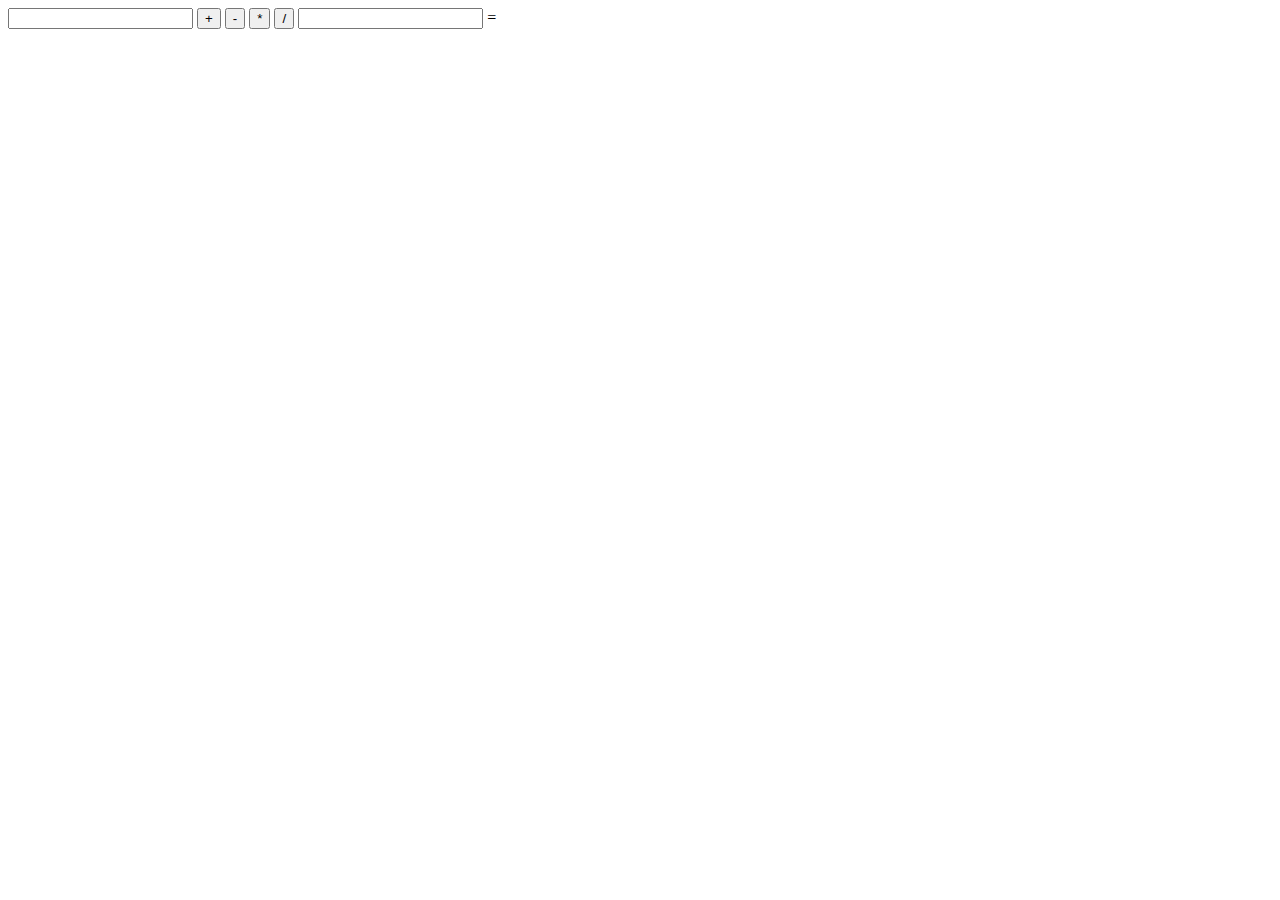
<file: Lab 4/Work/calc.html>
<html>
    <head>
        <script type="text/javascript">

            var calculator = {};

            function validate(n) {
                  return !isNaN(n);
            }

            function calculate(operation) {
                if (initCalculator()) {
                    var result = document.getElementById('resultSpan');
                    switch (operation) {
                        case "add": {
                            result.innerHTML = calculator.a + calculator.b;
                            break;
                        };
                        case "multiply": {
                            result.innerHTML = calculator.a * calculator.b; 
                            break;
                        };
                        case "substract": {
                            result.innerHTML = calculator.a - calculator.b; 
                            break;
                        };
                        case "divide": {
                            result.innerHTML = calculator.a / calculator.b; 
                            break;
                        };
                        default: {
                            break;
                        }
                    }
                }
            }

            function add() {
                calculate("add");
            }

            function multiply() {
                calculate("multiply");
            }

            function divide() {
                calculate("divide");
            }

            function substract() {
                calculate("substract");
            }

            function initCalculator() {
                var inputOne = document.getElementById("inputOne");
                var inputTwo = document.getElementById("inputTwo");
                var inputOneValue = inputOne.value;
                var inputTwoValue = inputTwo.value;

                if (!validate(inputOneValue) || !validate(inputTwoValue)) {
                    console.log("ERROR");
                    alert("Please enter valid numbers!");   
                    return false;
                }

                calculator.a = parseInt(inputOneValue);
                calculator.b = parseInt(inputTwoValue);
                return true;
            }

        </script>
    </head>

    <body>
            <input type="text" id="inputOne">
            <input type="button" value="+" onclick="add()">
            <input type="button" value="-" onclick="substract()">
            <input type="button" value="*" onclick="multiply()">
            <input type="button" value="/" onclick="divide()">
            <input type="text" id="inputTwo">
            =
            <span id="resultSpan">
            </span>
    </body>
</html>
</file>
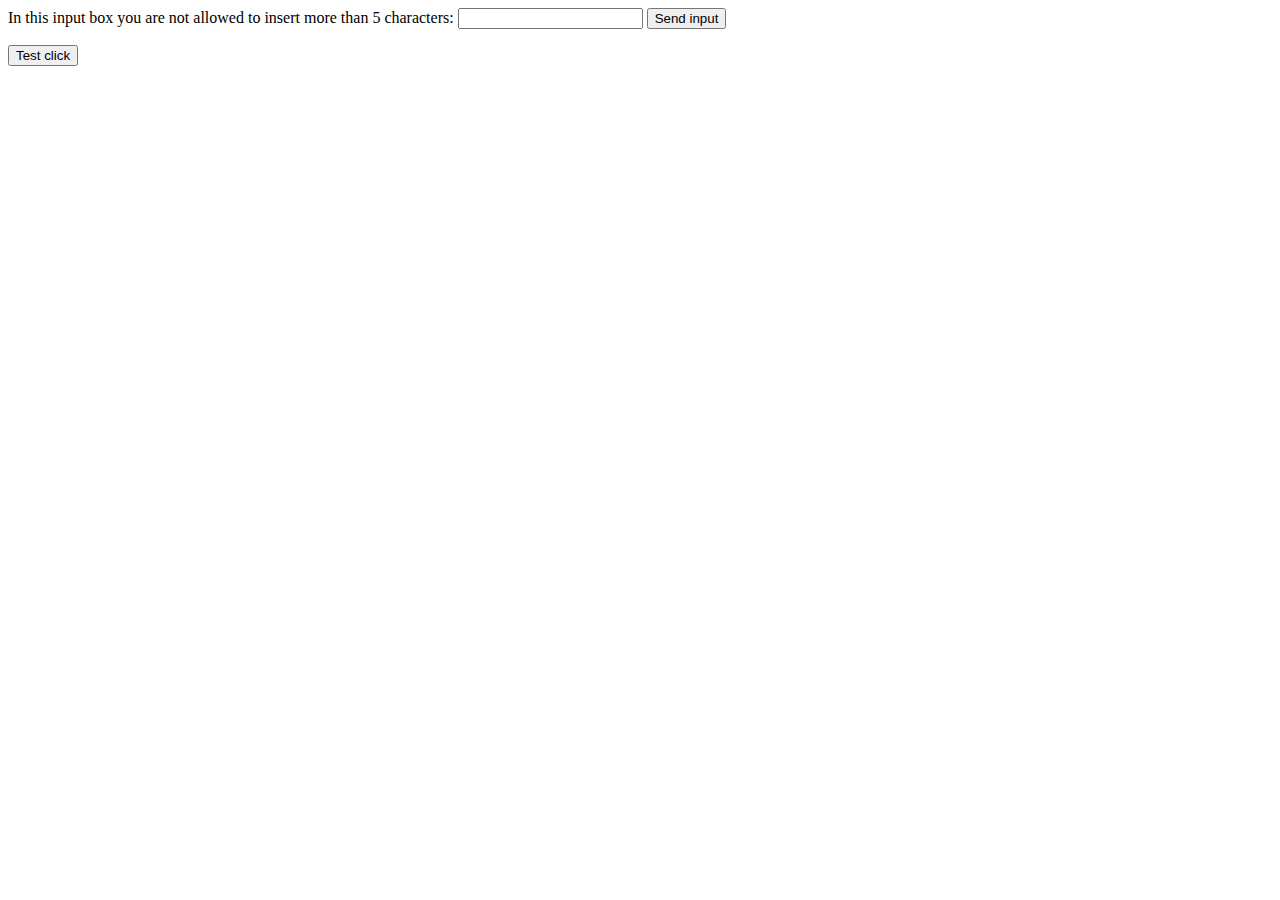
<file: Lab 4/Work/validate.html>
<html>
    <head>
        <script type="text/javascript">
            function validate() {
                  var x = document.myForm;
                  var inputByName = x.myInput.value;
                  var inputById = x.inputId.value;

                  console.log("inputByName=", inputByName);
                  console.log("inputById=", inputById);

                  if (inputById.length>5) {
                    document.getElementById('myDiv').innerHTML = "You have entered " + inputById.length + " chars. Please resume to 5 chars!";
                    return false;
                  } else  {
                        return true;
                  }
            }

            function doOnClick() {
                alert("A button was clicked!");
            }
        </script>
    </head>

    <body>
        <form name="myForm" action="#" onsubmit="return validate()">
            In this input box you are not allowed to insert more than 5 characters:
            <input type="text" id="inputId" name="myInput">
            <input type="submit" value="Send input">
        </form>
        
            <input type="button" onClick="doOnClick()" value="Test click">
            <div id="myDiv">
            
            </div>
    </body>
</html>
</file>
<file: Lab 3/Homework/style.css>
body {
    font-size: 10px;
    width: 90%;
    min-width: 800px;
    max-width: 1200px;
    margin-left: auto;
    margin-right: auto;
    /*font-family: nyt-franklin,helvetica,arial,sans-serif;*/
    position: relative;
}

#first-header {
    margin-bottom: 10px;
}

#search-icon {
    margin-left: 20px;
}

.countries-header {
    display: inline-block;
    margin-left: 10px;
    margin-right: 10px;
}

#center-text-header {
  text-align: center;
  position: absolute;
  width: 100%;
  top: 0;
}

.bold {
    font-weight: bold;
}

button {
    font-size: 100%;
    font-weight: bold;
    float: right;
    color:#FFF;
    border:solid 1px #000;
    background:#4E8AB8;
    text-align:center;
    border-radius: 3px;
    padding: 11px 12px 8px;
    vertical-align: middle;
    margin-left: 5px;
}

#logo {
    display: block;
    text-align: center;
    margin: auto;
    padding-left: 200px;
}

#categories-header {
    padding-top: 10px;
    padding-bottom: 10px;
    white-space: nowrap;
    margin-top: 5px;
    font-size: 11px;
    text-align: center;
    border-top: solid;
    border-top-color: #EBEBEB;
    border-top-width: 1px;
    border-bottom: solid;
    border-bottom-color: #000;
    border-bottom-width: 1px;
}

.category {
    padding-left:.7%;
    padding-right:.7%;
}

.columns {
    display: table;
    width: 100%;
}

.column {
    display: table-cell;
    float: left;
}

#briefings-header {
    margin-top: 10px;
}

.briefing {
    width: 32%;
}

.briefing > img {
    width: 50px;
    float: left;
    margin-right: 7px;
}

.briefing > span {
    font-size: 12px;
}

.double-lines {
    border: none;
    margin-top: 8px;
    border-top: 1px solid #000;
    border-bottom: 1px solid #000;
    padding-top:2px;
}

article {
    font-size: 13px;
    color: #666;
}

#head-article {
    padding-top: 10px;
}

.title {
    font-size: 20px;
    font-weight: bold;
    color: #000;
}

.small-title {
    font-size: 15px;
    font-weight: bold;
    color: #000;
}

.vertical-hr {
    border-color:#EBEBEB;
}

ul {
    padding-left: 0;
}

.opinion {
    font-size: 16px;
    color: #000;
    font-weight: bold;
}

.author {
    font-size: 15px;
    color: #a19d9d;
    font-weight: bold;
}

#navbar {
    position: fixed;
    background-color: #fff;
    top: 0;
    left: 0;
    z-index: 100;
    white-space:nowrap;
    width: 100%;
    min-width: 800px;
    /*max-width: 1200px;*/
    margin-left: auto;
    margin-right: auto;
    -webkit-box-shadow: 0px 1px 0px #343434;
}

#navbar ul{
    width: 90%;
    min-width: 800px;
    max-width: 1200px;
    list-style: none;
    display: flex;
    align-items: stretch;
    justify-content: space-between;
    margin: 0;
    margin-left: auto;
    margin-right: auto;
    padding: 0;
}
#navbar li{
    padding-top:5px;
    padding-bottom:5px;
    text-align: center;
    font-size: 11px;
    float: left;
    display: block;
    flex: 0 1 auto;
    list-style-type: none;
}
</file>
<file: Lab 2/Homework/ex1.css>
#version-1{
    position: relative;
    width:150px;
    color:#FFF;
    border:solid 1px #000;
    background:#454545;
    text-align:center;
    padding:20px 10px;

    -webkit-box-shadow: 0px 9px 0px #353535;
    -moz-box-shadow: 0px 9px 0px #353535;
    box-shadow: 0px 9px 0px #353535;
}

#version-1:hover{
    -webkit-box-shadow: 0px 2px 0px #353535;
    -moz-box-shadow: 0px 2px 0px #353535;
    box-shadow: 0px 2px 0px #353535;
    top:7px;
}

#version-2{
    width:200px;
    height:80px;
    color:#FFF;
    border:solid 1px #000;
    background:#454545;
    text-align:center;
    padding:20px 30px;
    border-width:0px;
    border-top-width:20px;
    border-top-color:#353535;
}

#version-2:hover{
    height:60px;
    border-top-width:0px;
}
</file>
<file: Lab 2/Homework/ex2.css>
.preview {
    float: left;
    position: relative;
}

.bigimage {
    position: absolute;
    display: none;
    height: 300px;
    top: 0;
}

.thumbnail {
    height: 50px;
}

.thumbnail:hover + .bigimage {
    display: block;
}

.dummy {
    height: 300px;
}
</file>
